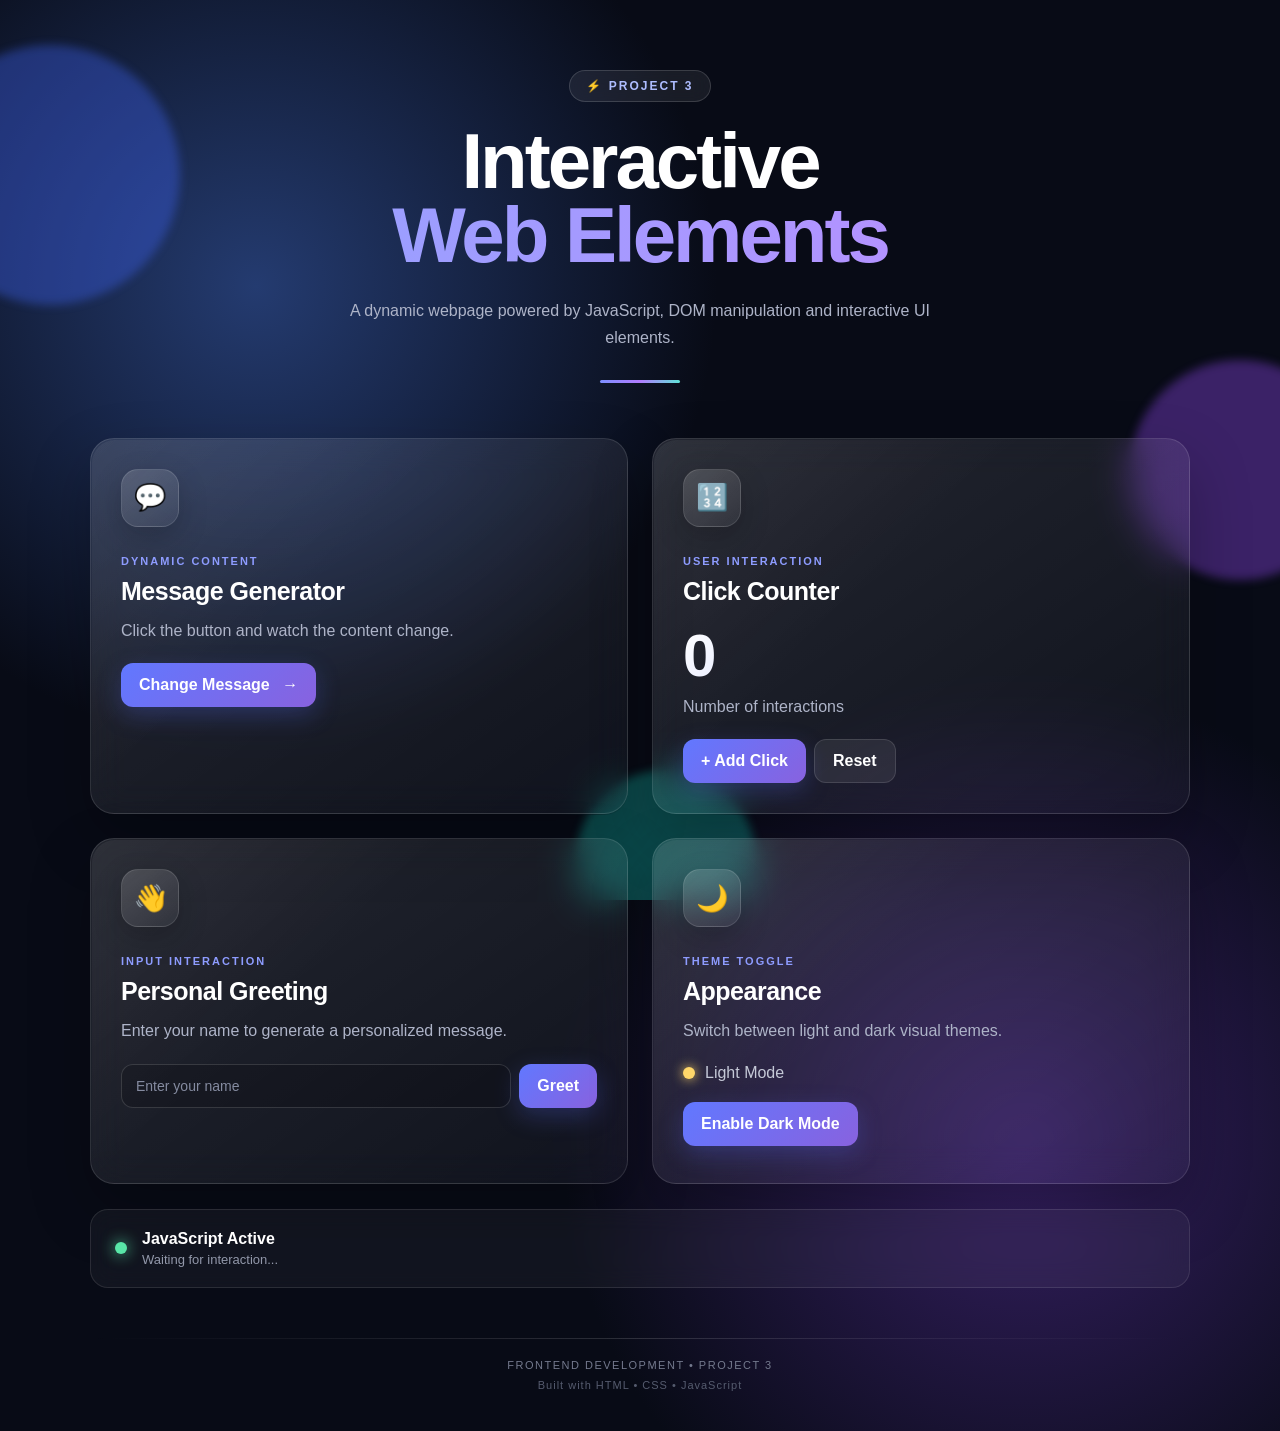
<file: Project_3/index.html>
<!DOCTYPE html>
<html lang="en">
<head>
    <meta charset="UTF-8">
    <meta name="viewport" content="width=device-width, initial-scale=1.0">

    <title>Interactive Web Elements</title>

    <link rel="stylesheet" href="style.css">
    <script src="script.js" defer></script>
</head>

<body>

    <!-- Animated background -->
    <div class="background">
        <div class="orb orb-one"></div>
        <div class="orb orb-two"></div>
        <div class="orb orb-three"></div>
    </div>

    <main class="container">

        <!-- Header -->
        <header class="hero">

            <div class="badge">
                ⚡ PROJECT 3
            </div>

            <h1>
                Interactive
                <span>Web Elements</span>
            </h1>

            <p>
                A dynamic webpage powered by JavaScript,
                DOM manipulation and interactive UI elements.
            </p>

            <div class="hero-line"></div>

        </header>


        <!-- Main interactive grid -->
        <section class="cards">


            <!-- Dynamic Message -->
            <article class="card tilt-card">

                <div class="card-icon">
                    💬
                </div>

                <div class="card-content">

                    <span class="card-label">
                        DYNAMIC CONTENT
                    </span>

                    <h2>
                        Message Generator
                    </h2>

                    <p id="message">
                        Click the button and watch the content change.
                    </p>

                    <button id="messageBtn" class="primary-btn">
                        <span>Change Message</span>
                        <span class="arrow">→</span>
                    </button>

                </div>

            </article>


            <!-- Counter -->
            <article class="card tilt-card">

                <div class="card-icon">
                    🔢
                </div>

                <div class="card-content">

                    <span class="card-label">
                        USER INTERACTION
                    </span>

                    <h2>
                        Click Counter
                    </h2>

                    <div class="counter" id="count">
                        0
                    </div>

                    <p>
                        Number of interactions
                    </p>

                    <div class="button-group">

                        <button id="countBtn" class="primary-btn">
                            + Add Click
                        </button>

                        <button id="resetBtn" class="secondary-btn">
                            Reset
                        </button>

                    </div>

                </div>

            </article>


            <!-- Greeting -->
            <article class="card tilt-card">

                <div class="card-icon">
                    👋
                </div>

                <div class="card-content">

                    <span class="card-label">
                        INPUT INTERACTION
                    </span>

                    <h2>
                        Personal Greeting
                    </h2>

                    <p>
                        Enter your name to generate a personalized message.
                    </p>

                    <div class="input-wrapper">

                        <input
                            type="text"
                            id="nameInput"
                            placeholder="Enter your name"
                            autocomplete="off"
                        >

                        <button id="greetBtn" class="primary-btn">
                            Greet
                        </button>

                    </div>

                    <p id="greeting" class="greeting"></p>

                </div>

            </article>


            <!-- Dark Mode -->
            <article class="card tilt-card">

                <div class="card-icon">
                    🌙
                </div>

                <div class="card-content">

                    <span class="card-label">
                        THEME TOGGLE
                    </span>

                    <h2>
                        Appearance
                    </h2>

                    <p>
                        Switch between light and dark visual themes.
                    </p>

                    <div class="theme-preview">

                        <div class="preview-dot"></div>

                        <span id="themeStatus">
                            Light Mode
                        </span>

                    </div>

                    <button id="themeBtn" class="primary-btn">
                        Enable Dark Mode
                    </button>

                </div>

            </article>

        </section>


        <!-- Interaction status -->
        <section class="status-panel">

            <div class="status-dot"></div>

            <div>
                <strong>JavaScript Active</strong>
                <p id="statusText">
                    Waiting for interaction...
                </p>
            </div>

        </section>


        <!-- Footer -->
        <footer>

            <div class="footer-line"></div>

            <p>
                FRONTEND DEVELOPMENT • PROJECT 3
            </p>

            <span>
                Built with HTML • CSS • JavaScript
            </span>

        </footer>

    </main>

</body>
</html>
</file>
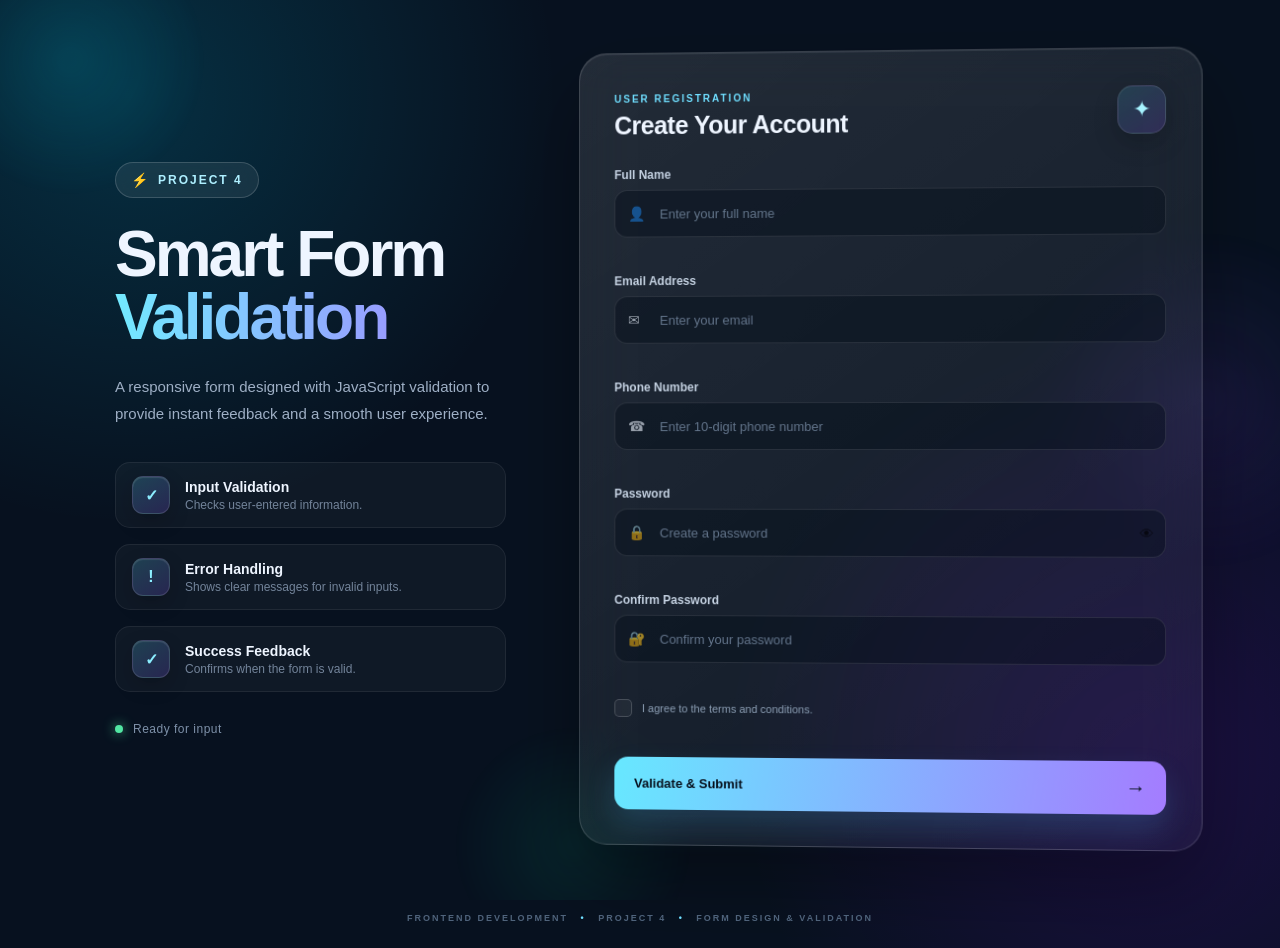
<file: Project_4/index.html>
<!DOCTYPE html>
<html lang="en">
<head>
    <meta charset="UTF-8">
    <meta name="viewport" content="width=device-width, initial-scale=1.0">

    <title>Form Validation | Project 4</title>

    <link rel="stylesheet" href="style.css">
    <script src="script.js" defer></script>
</head>

<body>

    <!-- Animated Background -->
    <div class="background">
        <div class="orb orb-one"></div>
        <div class="orb orb-two"></div>
        <div class="orb orb-three"></div>
    </div>

    <main class="container">

        <!-- LEFT INFORMATION PANEL -->
        <section class="info-panel">

            <div class="project-badge">
                <span>⚡</span>
                PROJECT 4
            </div>

            <h1>
                Smart Form
                <span>Validation</span>
            </h1>

            <p class="description">
                A responsive form designed with JavaScript validation
                to provide instant feedback and a smooth user experience.
            </p>

            <!-- Validation Features -->
            <div class="features">

                <div class="feature">
                    <div class="feature-icon">✓</div>
                    <div>
                        <h3>Input Validation</h3>
                        <p>Checks user-entered information.</p>
                    </div>
                </div>

                <div class="feature">
                    <div class="feature-icon">!</div>
                    <div>
                        <h3>Error Handling</h3>
                        <p>Shows clear messages for invalid inputs.</p>
                    </div>
                </div>

                <div class="feature">
                    <div class="feature-icon">✓</div>
                    <div>
                        <h3>Success Feedback</h3>
                        <p>Confirms when the form is valid.</p>
                    </div>
                </div>

            </div>

            <!-- Status -->
            <div class="validation-status">
                <span class="status-dot"></span>
                <span id="liveStatus">Ready for input</span>
            </div>

        </section>


        <!-- FORM PANEL -->
        <section class="form-card">

            <div class="form-header">

                <div>
                    <span class="form-label">USER REGISTRATION</span>
                    <h2>Create Your Account</h2>
                </div>

                <div class="form-icon">
                    ✦
                </div>

            </div>


            <form id="registrationForm" novalidate>

                <!-- NAME -->
                <div class="input-group">

                    <label for="name">
                        Full Name
                    </label>

                    <div class="input-wrapper">

                        <span class="input-icon">👤</span>

                        <input
                            type="text"
                            id="name"
                            placeholder="Enter your full name"
                            autocomplete="name"
                        >

                    </div>

                    <small class="error-message" id="nameError"></small>

                </div>


                <!-- EMAIL -->
                <div class="input-group">

                    <label for="email">
                        Email Address
                    </label>

                    <div class="input-wrapper">

                        <span class="input-icon">✉</span>

                        <input
                            type="email"
                            id="email"
                            placeholder="Enter your email"
                            autocomplete="email"
                        >

                    </div>

                    <small class="error-message" id="emailError"></small>

                </div>


                <!-- PHONE -->
                <div class="input-group">

                    <label for="phone">
                        Phone Number
                    </label>

                    <div class="input-wrapper">

                        <span class="input-icon">☎</span>

                        <input
                            type="tel"
                            id="phone"
                            placeholder="Enter 10-digit phone number"
                            maxlength="10"
                            autocomplete="tel"
                        >

                    </div>

                    <small class="error-message" id="phoneError"></small>

                </div>


                <!-- PASSWORD -->
                <div class="input-group">

                    <label for="password">
                        Password
                    </label>

                    <div class="input-wrapper">

                        <span class="input-icon">🔒</span>

                        <input
                            type="password"
                            id="password"
                            placeholder="Create a password"
                            autocomplete="new-password"
                        >

                        <button
                            type="button"
                            class="show-password"
                            id="togglePassword"
                            aria-label="Show password"
                        >
                            👁
                        </button>

                    </div>

                    <small class="error-message" id="passwordError"></small>

                </div>


                <!-- CONFIRM PASSWORD -->
                <div class="input-group">

                    <label for="confirmPassword">
                        Confirm Password
                    </label>

                    <div class="input-wrapper">

                        <span class="input-icon">🔐</span>

                        <input
                            type="password"
                            id="confirmPassword"
                            placeholder="Confirm your password"
                            autocomplete="new-password"
                        >

                    </div>

                    <small class="error-message" id="confirmPasswordError"></small>

                </div>


                <!-- TERMS -->
                <div class="terms">

                    <label class="checkbox-container">

                        <input
                            type="checkbox"
                            id="terms"
                        >

                        <span class="custom-checkbox"></span>

                        <span>
                            I agree to the terms and conditions.
                        </span>

                    </label>

                    <small
                        class="error-message"
                        id="termsError"
                    ></small>

                </div>


                <!-- SUBMIT -->
                <button
                    type="submit"
                    class="submit-btn"
                >

                    <span>Validate & Submit</span>

                    <span class="arrow">→</span>

                </button>


                <!-- SUCCESS MESSAGE -->
                <div
                    class="success-message"
                    id="successMessage"
                >

                    <div class="success-icon">
                        ✓
                    </div>

                    <div>
                        <strong>Form Submitted Successfully!</strong>
                        <p>All inputs have been validated.</p>
                    </div>

                </div>

            </form>

        </section>

    </main>


    <footer>

        <span>FRONTEND DEVELOPMENT</span>

        <span class="footer-dot">•</span>

        <span>PROJECT 4</span>

        <span class="footer-dot">•</span>

        <span>FORM DESIGN & VALIDATION</span>

    </footer>

</body>
</html>
</file>
<file: Project_3/style.css>
/* ================================
   BASIC RESET
================================ */

* {
    margin: 0;
    padding: 0;
    box-sizing: border-box;
}


/* ================================
   BODY
================================ */

body {
    min-height: 100vh;

    font-family:
        Inter,
        "Segoe UI",
        Arial,
        sans-serif;

    color: #ffffff;

    background:
        radial-gradient(
            circle at 20% 20%,
            #243b70 0%,
            transparent 30%
        ),
        radial-gradient(
            circle at 80% 80%,
            #351f62 0%,
            transparent 30%
        ),
        #080b16;

    overflow-x: hidden;

    transition:
        background 0.6s ease,
        color 0.6s ease;
}


/* ================================
   BACKGROUND
================================ */

.background {
    position: fixed;
    inset: 0;

    overflow: hidden;

    pointer-events: none;

    z-index: 0;
}


.orb {
    position: absolute;

    border-radius: 50%;

    filter: blur(5px);

    opacity: 0.35;

    animation:
        floatOrb 8s ease-in-out infinite;
}


.orb-one {
    width: 260px;
    height: 260px;

    background: #4268ff;

    top: 5%;
    left: -80px;
}


.orb-two {
    width: 220px;
    height: 220px;

    background: #9b4dff;

    right: -70px;
    top: 40%;

    animation-delay: 2s;
}


.orb-three {
    width: 180px;
    height: 180px;

    background: #16c7b7;

    bottom: -50px;
    left: 45%;

    animation-delay: 4s;
}


@keyframes floatOrb {

    0%,
    100% {
        transform: translate3d(0, 0, 0);
    }

    50% {
        transform: translate3d(0, -35px, 0);
    }
}


/* ================================
   MAIN CONTAINER
================================ */

.container {
    position: relative;

    z-index: 1;

    width: min(1100px, 92%);

    margin: auto;

    padding: 70px 0 40px;
}


/* ================================
   HERO
================================ */

.hero {
    text-align: center;

    margin-bottom: 55px;
}


.badge {
    display: inline-block;

    padding: 8px 16px;

    border: 1px solid rgba(255, 255, 255, 0.15);

    border-radius: 50px;

    background: rgba(255, 255, 255, 0.07);

    backdrop-filter: blur(10px);

    color: #aebdff;

    font-size: 12px;

    font-weight: 700;

    letter-spacing: 2px;

    margin-bottom: 22px;
}


.hero h1 {
    font-size: clamp(42px, 7vw, 78px);

    line-height: 0.95;

    letter-spacing: -3px;

    font-weight: 800;

    margin-bottom: 25px;
}


.hero h1 span {
    display: block;

    background:
        linear-gradient(
            90deg,
            #8ea5ff,
            #c08cff,
            #67e5dc
        );

    background-size: 200%;

    -webkit-background-clip: text;
    background-clip: text;

    color: transparent;

    animation: gradientMove 5s ease infinite;
}


@keyframes gradientMove {

    0% {
        background-position: 0%;
    }

    50% {
        background-position: 100%;
    }

    100% {
        background-position: 0%;
    }
}


.hero p {
    max-width: 600px;

    margin: auto;

    color: #aeb4c8;

    line-height: 1.7;

    font-size: 16px;
}


.hero-line {
    width: 80px;
    height: 3px;

    margin: 28px auto 0;

    border-radius: 10px;

    background:
        linear-gradient(
            90deg,
            #7d8fff,
            #b17cff,
            #5fe2d7
        );
}


/* ================================
   CARD GRID
================================ */

.cards {
    display: grid;

    grid-template-columns:
        repeat(2, minmax(0, 1fr));

    gap: 24px;
}


/* ================================
   CARDS
================================ */

.card {
    position: relative;

    min-height: 300px;

    padding: 30px;

    border-radius: 24px;

    border: 1px solid rgba(255, 255, 255, 0.12);

    background:
        linear-gradient(
            145deg,
            rgba(255, 255, 255, 0.11),
            rgba(255, 255, 255, 0.035)
        );

    backdrop-filter: blur(18px);

    box-shadow:
        0 25px 60px rgba(0, 0, 0, 0.25);

    transform-style: preserve-3d;

    transition:
        transform 0.15s ease,
        border-color 0.3s ease,
        background 0.3s ease;
}


.card::before {
    content: "";

    position: absolute;

    inset: 1px;

    border-radius: 23px;

    background:
        linear-gradient(
            135deg,
            rgba(255,255,255,0.06),
            transparent 40%
        );

    pointer-events: none;
}


.card:hover {
    border-color:
        rgba(145, 161, 255, 0.45);

    box-shadow:
        0 30px 80px rgba(35, 50, 120, 0.35);
}


.card-icon {
    width: 58px;
    height: 58px;

    display: flex;

    align-items: center;
    justify-content: center;

    border-radius: 17px;

    background:
        linear-gradient(
            145deg,
            rgba(255,255,255,0.16),
            rgba(255,255,255,0.05)
        );

    border:
        1px solid rgba(255,255,255,0.12);

    font-size: 26px;

    margin-bottom: 28px;

    transform: translateZ(35px);

    box-shadow:
        0 10px 30px rgba(0,0,0,0.2);
}


.card-content {
    position: relative;

    z-index: 2;

    transform: translateZ(20px);
}


.card-label {
    display: block;

    color: #8e9cff;

    font-size: 11px;

    letter-spacing: 2px;

    font-weight: 700;

    margin-bottom: 10px;
}


.card h2 {
    font-size: 25px;

    margin-bottom: 12px;

    letter-spacing: -0.5px;
}


.card p {
    color: #aeb4c8;

    line-height: 1.6;

    margin-bottom: 20px;
}


/* ================================
   BUTTONS
================================ */

button {
    font: inherit;

    border: none;

    cursor: pointer;
}


.primary-btn,
.secondary-btn {
    min-height: 44px;

    padding: 11px 18px;

    border-radius: 12px;

    color: #ffffff;

    font-weight: 600;

    transition:
        transform 0.2s ease,
        box-shadow 0.2s ease,
        background 0.2s ease;
}


.primary-btn {
    background:
        linear-gradient(
            135deg,
            #6178ff,
            #8862df
        );

    box-shadow:
        0 8px 25px rgba(92, 113, 255, 0.25);
}


.primary-btn:hover {
    transform: translateY(-3px);

    box-shadow:
        0 12px 30px rgba(92, 113, 255, 0.4);
}


.primary-btn:active {
    transform: translateY(0) scale(0.97);
}


.secondary-btn {
    background:
        rgba(255,255,255,0.08);

    border:
        1px solid rgba(255,255,255,0.12);
}


.secondary-btn:hover {
    background:
        rgba(255,255,255,0.14);
}


.arrow {
    display: inline-block;

    margin-left: 8px;

    transition:
        transform 0.2s ease;
}


.primary-btn:hover .arrow {
    transform: translateX(4px);
}


.button-group {
    display: flex;

    flex-wrap: wrap;

    gap: 8px;
}


/* ================================
   COUNTER
================================ */

.counter {
    font-size: 60px;

    line-height: 1;

    font-weight: 800;

    margin: 20px 0 8px;

    background:
        linear-gradient(
            135deg,
            #ffffff,
            #899cff
        );

    -webkit-background-clip: text;
    background-clip: text;

    color: transparent;

    transform: translateZ(30px);

    transition:
        transform 0.2s ease;
}


.counter.pop {
    animation: counterPop 0.3s ease;
}


@keyframes counterPop {

    50% {
        transform:
            translateZ(30px)
            scale(1.2);
    }
}


/* ================================
   INPUT
================================ */

.input-wrapper {
    display: flex;

    gap: 8px;

    flex-wrap: wrap;
}


input {
    flex: 1;

    min-width: 180px;

    min-height: 44px;

    padding: 11px 14px;

    border-radius: 12px;

    border:
        1px solid rgba(255,255,255,0.14);

    outline: none;

    background:
        rgba(0,0,0,0.15);

    color: white;

    font-size: 14px;

    transition:
        border-color 0.2s ease,
        background 0.2s ease;
}


input::placeholder {
    color: #858ba0;
}


input:focus {
    border-color: #8294ff;

    background:
        rgba(0,0,0,0.22);

    box-shadow:
        0 0 0 3px rgba(115, 134, 255, 0.1);
}


.greeting {
    min-height: 25px;

    color: #aebdff !important;

    font-weight: 600;
}


/* ================================
   THEME PREVIEW
================================ */

.theme-preview {
    display: flex;

    align-items: center;

    gap: 10px;

    margin-bottom: 20px;

    color: #c5c9d7;
}


.preview-dot {
    width: 12px;
    height: 12px;

    border-radius: 50%;

    background: #ffd76a;

    box-shadow:
        0 0 12px #ffd76a;
}


/* ================================
   STATUS PANEL
================================ */

.status-panel {
    display: flex;

    align-items: center;

    gap: 15px;

    margin-top: 25px;

    padding: 20px 24px;

    border-radius: 18px;

    border:
        1px solid rgba(255,255,255,0.1);

    background:
        rgba(255,255,255,0.045);

    backdrop-filter: blur(12px);
}


.status-dot {
    width: 12px;
    height: 12px;

    flex-shrink: 0;

    border-radius: 50%;

    background: #59e6a7;

    box-shadow:
        0 0 15px #59e6a7;

    animation: pulse 2s infinite;
}


@keyframes pulse {

    50% {
        opacity: 0.35;

        transform: scale(0.75);
    }
}


.status-panel strong {
    display: block;

    margin-bottom: 4px;
}


.status-panel p {
    color: #9298aa;

    font-size: 13px;
}


/* ================================
   FOOTER
================================ */

footer {
    text-align: center;

    margin-top: 50px;

    color: #747a8e;

    font-size: 11px;

    letter-spacing: 1.5px;
}


.footer-line {
    width: 100%;

    height: 1px;

    margin-bottom: 20px;

    background:
        linear-gradient(
            90deg,
            transparent,
            rgba(255,255,255,0.15),
            transparent
        );
}


footer span {
    display: block;

    margin-top: 8px;

    color: #555b6e;

    letter-spacing: 1px;
}


/* ================================
   LIGHT MODE
================================ */

body.light-mode {
    color: #172033;

    background:
        radial-gradient(
            circle at 15% 15%,
            #dce4ff 0%,
            transparent 32%
        ),
        radial-gradient(
            circle at 85% 80%,
            #eadcff 0%,
            transparent 32%
        ),
        #eef1f8;
}


body.light-mode .card {
    background:
        linear-gradient(
            145deg,
            rgba(255,255,255,0.75),
            rgba(255,255,255,0.48)
        );

    border-color:
        rgba(45, 55, 90, 0.1);

    box-shadow:
        0 25px 60px rgba(50, 60, 100, 0.12);
}


body.light-mode .card p {
    color: #5f6678;
}


body.light-mode .card h2 {
    color: #1a2030;
}


body.light-mode .hero p {
    color: #5f6678;
}


body.light-mode .status-panel {
    background:
        rgba(255,255,255,0.6);

    border-color:
        rgba(45,55,90,0.1);
}


body.light-mode .status-panel p {
    color: #6b7180;
}


body.light-mode input {
    background:
        rgba(255,255,255,0.7);

    color: #222;

    border-color:
        rgba(40,45,70,0.15);
}


body.light-mode input::placeholder {
    color: #8a8f9e;
}


body.light-mode .theme-preview {
    color: #4d5362;
}


body.light-mode footer {
    color: #777d8b;
}


/* ================================
   MESSAGE ANIMATION
================================ */

.message-change {
    animation:
        messageChange 0.4s ease;
}


@keyframes messageChange {

    0% {
        opacity: 0;

        transform:
            translateY(8px);
    }

    100% {
        opacity: 1;

        transform:
            translateY(0);
    }
}


/* ================================
   RESPONSIVE
================================ */

@media (max-width: 760px) {

    .container {
        padding-top: 45px;
    }

    .cards {
        grid-template-columns: 1fr;
    }

    .hero h1 {
        letter-spacing: -2px;
    }

}


@media (max-width: 480px) {

    .container {
        width: 94%;
    }

    .card {
        padding: 24px;
    }

    .hero h1 {
        font-size: 42px;
    }

    .input-wrapper {
        flex-direction: column;
    }

    input {
        width: 100%;
    }

    .input-wrapper .primary-btn {
        width: 100%;
    }

}


/* ================================
   REDUCED MOTION
================================ */

@media (prefers-reduced-motion: reduce) {

    *,
    *::before,
    *::after {
        animation-duration: 0.01ms !important;

        animation-iteration-count: 1 !important;

        scroll-behavior: auto !important;

        transition-duration: 0.01ms !important;
    }

}
</file>
<file: Project_4/style.css>
/* ================================
   RESET
================================ */

* {
    margin: 0;
    padding: 0;
    box-sizing: border-box;
}


/* ================================
   BODY
================================ */

body {

    min-height: 100vh;

    font-family:
        "Segoe UI",
        Arial,
        sans-serif;

    color: #eef5ff;

    background:
        radial-gradient(
            circle at 10% 10%,
            rgba(0, 210, 255, 0.16),
            transparent 30%
        ),

        radial-gradient(
            circle at 90% 80%,
            rgba(132, 0, 255, 0.16),
            transparent 30%
        ),

        #07111f;

    overflow-x: hidden;

    display: flex;
    flex-direction: column;
}


/* ================================
   BACKGROUND
================================ */

.background {

    position: fixed;

    inset: 0;

    overflow: hidden;

    pointer-events: none;

    z-index: 0;
}


.orb {

    position: absolute;

    border-radius: 50%;

    filter: blur(4px);

    opacity: 0.45;

    animation: floatOrb 10s ease-in-out infinite;
}


.orb-one {

    width: 280px;
    height: 280px;

    background:
        radial-gradient(
            circle,
            rgba(0, 229, 255, 0.28),
            transparent 70%
        );

    top: -80px;
    left: -70px;
}


.orb-two {

    width: 350px;
    height: 350px;

    background:
        radial-gradient(
            circle,
            rgba(130, 70, 255, 0.25),
            transparent 70%
        );

    right: -100px;
    top: 25%;
    
    animation-delay: -3s;
}


.orb-three {

    width: 250px;
    height: 250px;

    background:
        radial-gradient(
            circle,
            rgba(0, 255, 180, 0.18),
            transparent 70%
        );

    bottom: -70px;
    left: 35%;

    animation-delay: -6s;
}


@keyframes floatOrb {

    0%,
    100% {
        transform: translate(0, 0) scale(1);
    }

    50% {
        transform: translate(30px, -25px) scale(1.08);
    }
}


/* ================================
   MAIN CONTAINER
================================ */

.container {

    position: relative;

    z-index: 2;

    width: min(1120px, 92%);

    margin: auto;

    display: grid;

    grid-template-columns:
        0.85fr
        1.15fr;

    gap: 35px;

    align-items: center;

    padding: 50px 0;
}


/* ================================
   LEFT PANEL
================================ */

.info-panel {

    padding: 35px;
}


.project-badge {

    display: inline-flex;

    align-items: center;

    gap: 8px;

    padding: 9px 15px;

    border: 1px solid rgba(255,255,255,0.16);

    border-radius: 50px;

    background:
        rgba(255,255,255,0.07);

    backdrop-filter: blur(12px);

    font-size: 12px;

    font-weight: 700;

    letter-spacing: 2px;

    color: #aeefff;

    margin-bottom: 25px;
}


.project-badge span {

    font-size: 14px;

    animation: pulseIcon 2s infinite;
}


@keyframes pulseIcon {

    0%,
    100% {
        transform: scale(1);
    }

    50% {
        transform: scale(1.25);
    }
}


/* ================================
   HEADING
================================ */

.info-panel h1 {

    font-size: clamp(42px, 5vw, 68px);

    line-height: 0.98;

    letter-spacing: -3px;

    margin-bottom: 25px;

    font-weight: 800;
}


.info-panel h1 span {

    display: block;

    background:
        linear-gradient(
            90deg,
            #72eaff,
            #a87cff,
            #72eaff
        );

    background-size: 200% auto;

    -webkit-background-clip: text;

    background-clip: text;

    color: transparent;

    animation: gradientText 5s linear infinite;
}


@keyframes gradientText {

    to {
        background-position: 200% center;
    }
}


.description {

    max-width: 470px;

    color: #9eafc5;

    font-size: 15px;

    line-height: 1.8;

    margin-bottom: 35px;
}


/* ================================
   FEATURES
================================ */

.features {

    display: flex;

    flex-direction: column;

    gap: 16px;

    margin-bottom: 30px;
}


.feature {

    display: flex;

    align-items: center;

    gap: 15px;

    padding: 13px 16px;

    border-radius: 15px;

    border: 1px solid rgba(255,255,255,0.07);

    background:
        rgba(255,255,255,0.035);

    transition:
        transform 0.3s ease,
        background 0.3s ease;
}


.feature:hover {

    transform: translateX(7px);

    background:
        rgba(255,255,255,0.07);
}


.feature-icon {

    width: 38px;
    height: 38px;

    flex-shrink: 0;

    border-radius: 11px;

    display: grid;

    place-items: center;

    background:
        linear-gradient(
            145deg,
            rgba(91,225,255,0.2),
            rgba(137,90,255,0.2)
        );

    border: 1px solid rgba(255,255,255,0.12);

    color: #8ceeff;

    font-weight: 800;

    box-shadow:
        inset 0 1px 1px rgba(255,255,255,0.12),
        0 8px 20px rgba(0,0,0,0.2);
}


.feature h3 {

    font-size: 14px;

    margin-bottom: 3px;
}


.feature p {

    color: #73849a;

    font-size: 12px;
}


/* ================================
   STATUS
================================ */

.validation-status {

    display: flex;

    align-items: center;

    gap: 10px;

    color: #7e91a9;

    font-size: 12px;

    letter-spacing: 0.5px;
}


.status-dot {

    width: 8px;
    height: 8px;

    border-radius: 50%;

    background: #52e6a3;

    box-shadow:
        0 0 12px rgba(82,230,163,0.8);

    animation: statusPulse 2s infinite;
}


@keyframes statusPulse {

    0%,
    100% {
        box-shadow:
            0 0 8px rgba(82,230,163,0.5);
    }

    50% {
        box-shadow:
            0 0 18px rgba(82,230,163,0.95);
    }
}


/* ================================
   FORM CARD
================================ */

.form-card {

    position: relative;

    padding: 35px;

    border-radius: 28px;

    background:
        linear-gradient(
            145deg,
            rgba(255,255,255,0.105),
            rgba(255,255,255,0.035)
        );

    border:
        1px solid rgba(255,255,255,0.15);

    backdrop-filter: blur(25px);

    -webkit-backdrop-filter: blur(25px);

    box-shadow:
        0 35px 80px rgba(0,0,0,0.35),
        inset 0 1px 1px rgba(255,255,255,0.1);

    transform:
        perspective(1200px)
        rotateY(-2deg);

    transition:
        transform 0.4s ease,
        box-shadow 0.4s ease;
}


.form-card:hover {

    transform:
        perspective(1200px)
        rotateY(0deg)
        translateY(-5px);

    box-shadow:
        0 45px 90px rgba(0,0,0,0.42),
        inset 0 1px 1px rgba(255,255,255,0.13);
}


/* ================================
   FORM HEADER
================================ */

.form-header {

    display: flex;

    align-items: center;

    justify-content: space-between;

    margin-bottom: 28px;
}


.form-label {

    font-size: 10px;

    letter-spacing: 2px;

    color: #6fdfff;

    font-weight: 700;
}


.form-header h2 {

    margin-top: 5px;

    font-size: 25px;

    letter-spacing: -0.5px;
}


.form-icon {

    width: 48px;
    height: 48px;

    border-radius: 15px;

    display: grid;

    place-items: center;

    font-size: 22px;

    color: #a6f3ff;

    background:
        linear-gradient(
            145deg,
            rgba(80,225,255,0.15),
            rgba(142,86,255,0.18)
        );

    border:
        1px solid rgba(255,255,255,0.12);

    box-shadow:
        0 10px 25px rgba(0,0,0,0.2);

    transform:
        translateZ(25px);
}


/* ================================
   INPUT GROUP
================================ */

.input-group {

    margin-bottom: 17px;
}


.input-group label {

    display: block;

    margin-bottom: 8px;

    font-size: 12px;

    font-weight: 600;

    color: #c5d2e2;
}


.input-wrapper {

    position: relative;
}


.input-icon {

    position: absolute;

    left: 14px;

    top: 50%;

    transform: translateY(-50%);

    font-size: 14px;

    opacity: 0.6;

    pointer-events: none;
}


input[type="text"],
input[type="email"],
input[type="tel"],
input[type="password"] {

    width: 100%;

    height: 48px;

    padding:
        0 45px;

    border-radius: 13px;

    border:
        1px solid rgba(255,255,255,0.1);

    outline: none;

    background:
        rgba(3,12,24,0.42);

    color: #edf7ff;

    font-size: 13px;

    transition:
        border 0.25s ease,
        box-shadow 0.25s ease,
        background 0.25s ease;
}


input::placeholder {

    color: #62748a;
}


input:focus {

    border-color: rgba(90,220,255,0.65);

    background:
        rgba(4,18,34,0.65);

    box-shadow:
        0 0 0 3px rgba(73,211,255,0.08),
        0 8px 25px rgba(0,0,0,0.15);
}


/* ================================
   VALID / INVALID
================================ */

.input-wrapper.valid input {

    border-color:
        rgba(71,225,157,0.7);

    box-shadow:
        0 0 0 3px rgba(71,225,157,0.06);
}


.input-wrapper.invalid input {

    border-color:
        rgba(255,91,112,0.8);

    box-shadow:
        0 0 0 3px rgba(255,91,112,0.06);
}


.error-message {

    display: block;

    min-height: 15px;

    margin-top: 5px;

    color: #ff6e82;

    font-size: 11px;

    padding-left: 3px;
}


/* ================================
   PASSWORD TOGGLE
================================ */

.show-password {

    position: absolute;

    right: 12px;

    top: 50%;

    transform: translateY(-50%);

    border: none;

    background: transparent;

    cursor: pointer;

    font-size: 14px;

    opacity: 0.65;

    transition:
        opacity 0.2s ease,
        transform 0.2s ease;
}


.show-password:hover {

    opacity: 1;

    transform:
        translateY(-50%)
        scale(1.1);
}


/* ================================
   TERMS
================================ */

.terms {

    margin-top: 4px;

    margin-bottom: 20px;
}


.checkbox-container {

    display: flex;

    align-items: center;

    gap: 10px;

    cursor: pointer;

    color: #8c9eb4;

    font-size: 11px;
}


.checkbox-container input {

    display: none;
}


.custom-checkbox {

    width: 18px;
    height: 18px;

    border-radius: 5px;

    border:
        1px solid rgba(255,255,255,0.18);

    background:
        rgba(255,255,255,0.04);

    display: grid;

    place-items: center;

    transition:
        all 0.25s ease;
}


.checkbox-container input:checked
+ .custom-checkbox {

    background:
        linear-gradient(
            135deg,
            #52ddff,
            #8e6aff
        );

    border-color: transparent;

    box-shadow:
        0 0 15px rgba(89,213,255,0.25);
}


.checkbox-container input:checked
+ .custom-checkbox::after {

    content: "✓";

    color: white;

    font-size: 11px;

    font-weight: bold;
}


/* ================================
   SUBMIT BUTTON
================================ */

.submit-btn {

    width: 100%;

    height: 53px;

    border: none;

    border-radius: 14px;

    cursor: pointer;

    display: flex;

    align-items: center;

    justify-content: space-between;

    padding: 0 20px;

    color: #06101d;

    font-size: 13px;

    font-weight: 800;

    background:
        linear-gradient(
            100deg,
            #67e8ff,
            #a47cff
        );

    box-shadow:
        0 15px 30px rgba(79,191,255,0.18);

    transition:
        transform 0.25s ease,
        box-shadow 0.25s ease,
        filter 0.25s ease;
}


.submit-btn .arrow {

    font-size: 20px;

    transition:
        transform 0.25s ease;
}


.submit-btn:hover {

    transform:
        translateY(-3px);

    box-shadow:
        0 20px 35px rgba(79,191,255,0.3);

    filter: brightness(1.08);
}


.submit-btn:hover .arrow {

    transform:
        translateX(5px);
}


.submit-btn:active {

    transform:
        translateY(0);
}


/* ================================
   SUCCESS MESSAGE
================================ */

.success-message {

    display: none;

    align-items: center;

    gap: 12px;

    margin-top: 18px;

    padding: 14px;

    border-radius: 14px;

    background:
        rgba(65,225,151,0.08);

    border:
        1px solid rgba(65,225,151,0.25);

    animation:
        successAppear 0.4s ease;
}


.success-message.show {

    display: flex;
}


.success-icon {

    width: 34px;
    height: 34px;

    flex-shrink: 0;

    border-radius: 50%;

    display: grid;

    place-items: center;

    background:
        rgba(65,225,151,0.15);

    color: #55e5a5;

    font-weight: bold;
}


.success-message strong {

    font-size: 12px;

    color: #76edb6;
}


.success-message p {

    margin-top: 3px;

    color: #71879a;

    font-size: 10px;
}


@keyframes successAppear {

    from {
        opacity: 0;
        transform: translateY(8px);
    }

    to {
        opacity: 1;
        transform: translateY(0);
    }
}


/* ================================
   FOOTER
================================ */

footer {

    position: relative;

    z-index: 2;

    text-align: center;

    padding:
        15px 20px 25px;

    color: #4f637b;

    font-size: 9px;

    letter-spacing: 2px;

    font-weight: 700;
}


.footer-dot {

    margin: 0 8px;

    color: #6fdfff;
}


/* ================================
   RESPONSIVE
================================ */

@media (max-width: 900px) {

    .container {

        grid-template-columns: 1fr;

        width: min(650px, 92%);

        padding-top: 35px;
    }


    .info-panel {

        text-align: center;

        padding: 10px;
    }


    .description {

        margin-left: auto;
        margin-right: auto;
    }


    .features {

        text-align: left;
    }


    .validation-status {

        justify-content: center;
    }


    .form-card {

        transform: none;
    }
}


@media (max-width: 500px) {

    .container {

        width: 94%;

        padding: 25px 0;
    }


    .info-panel h1 {

        font-size: 42px;

        letter-spacing: -2px;
    }


    .form-card {

        padding: 23px 18px;

        border-radius: 22px;
    }


    .form-header h2 {

        font-size: 21px;
    }


    footer {

        font-size: 7px;
    }
}


/* ================================
   REDUCED MOTION
================================ */

@media (prefers-reduced-motion: reduce) {

    *,
    *::before,
    *::after {

        animation-duration: 0.01ms !important;

        animation-iteration-count: 1 !important;

        transition-duration: 0.01ms !important;
    }
}
</file>
